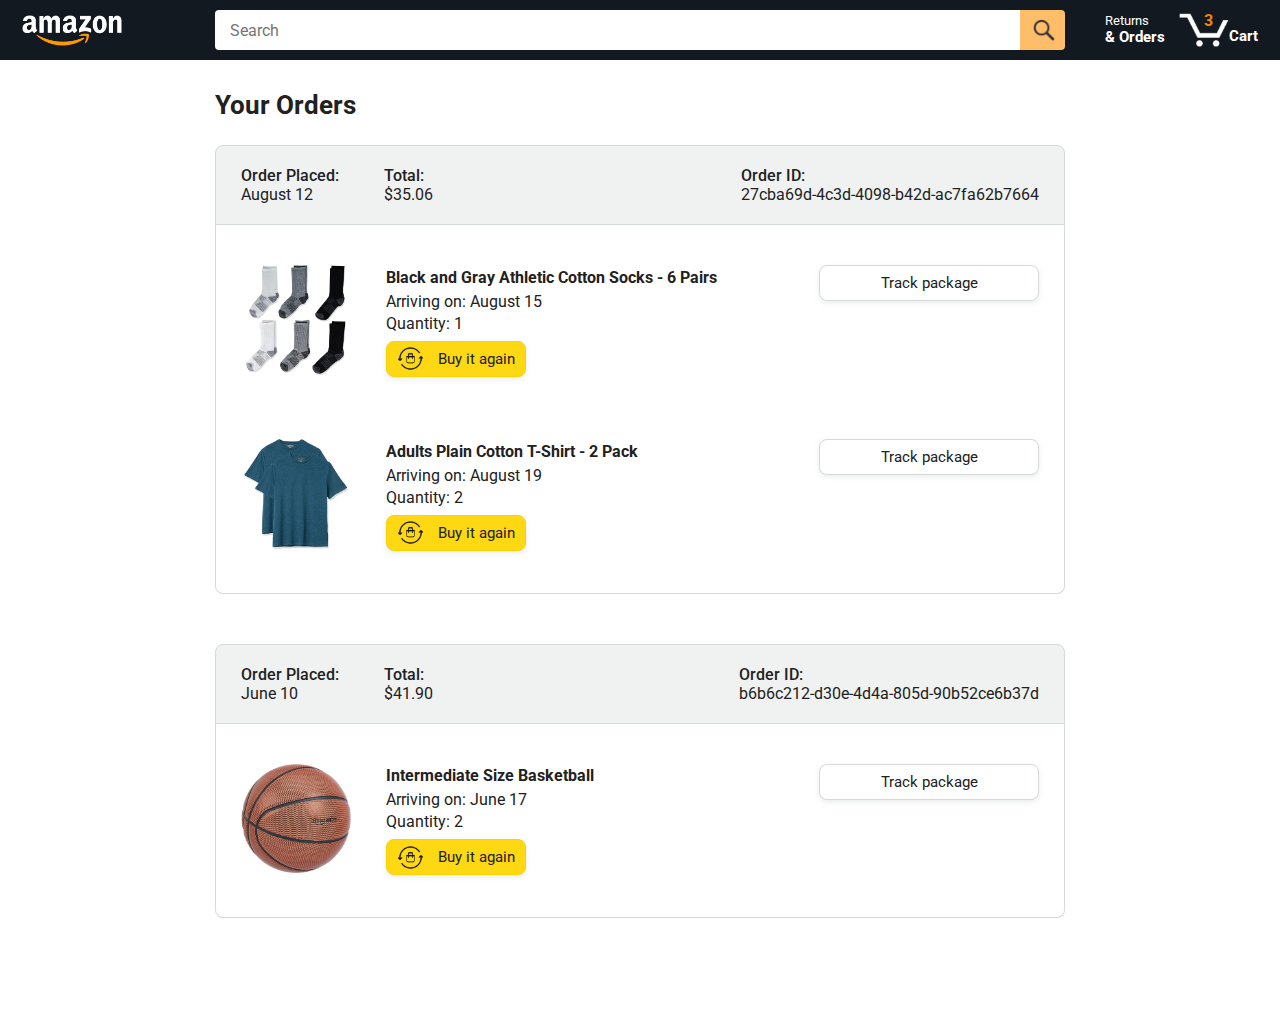
<file: orders.html>
<!DOCTYPE html>
<html>
  <head>
    <title>Orders</title>

    <!-- This code is needed for responsive design to work.
      (Responsive design = make the website look good on
      smaller screen sizes like a phone or a tablet). -->
    <meta name="viewport" content="width=device-width, initial-scale=1" />

    <!-- Load a font called Roboto from Google Fonts. -->
    <link rel="preconnect" href="https://fonts.googleapis.com" />
    <link rel="preconnect" href="https://fonts.gstatic.com" crossorigin />
    <link
      href="https://fonts.googleapis.com/css2?family=Roboto:wght@400;500;700&display=swap"
      rel="stylesheet"
    />

    <!-- Here are the CSS files for this page. -->
    <link rel="stylesheet" href="styles/shared/general.css" />
    <link rel="stylesheet" href="styles/shared/amazon-header.css" />
    <link rel="stylesheet" href="styles/pages/orders.css" />
  </head>
  <body>
    <div class="amazon-header">
      <div class="amazon-header-left-section">
        <a href="index.html" class="header-link">
          <img class="amazon-logo" src="images/amazon-logo-white.png" />
          <img
            class="amazon-mobile-logo"
            src="images/amazon-mobile-logo-white.png"
          />
        </a>
      </div>

      <div class="amazon-header-middle-section">
        <input class="search-bar" type="text" placeholder="Search" />

        <button class="search-button">
          <img class="search-icon" src="images/icons/search-icon.png" />
        </button>
      </div>

      <div class="amazon-header-right-section">
        <a class="orders-link header-link" href="orders.html">
          <span class="returns-text">Returns</span>
          <span class="orders-text">& Orders</span>
        </a>

        <a class="cart-link header-link" href="checkout.html">
          <img class="cart-icon" src="images/icons/cart-icon.png" />
          <div class="cart-quantity">3</div>
          <div class="cart-text">Cart</div>
        </a>
      </div>
    </div>

    <div class="main">
      <div class="page-title">Your Orders</div>

      <div class="orders-grid">
        <div class="order-container">
          <div class="order-header">
            <div class="order-header-left-section">
              <div class="order-date">
                <div class="order-header-label">Order Placed:</div>
                <div>August 12</div>
              </div>
              <div class="order-total">
                <div class="order-header-label">Total:</div>
                <div>$35.06</div>
              </div>
            </div>

            <div class="order-header-right-section">
              <div class="order-header-label">Order ID:</div>
              <div>27cba69d-4c3d-4098-b42d-ac7fa62b7664</div>
            </div>
          </div>

          <div class="order-details-grid">
            <div class="product-image-container">
              <img src="images/products/athletic-cotton-socks-6-pairs.jpg" />
            </div>

            <div class="product-details">
              <div class="product-name">
                Black and Gray Athletic Cotton Socks - 6 Pairs
              </div>
              <div class="product-delivery-date">Arriving on: August 15</div>
              <div class="product-quantity">Quantity: 1</div>
              <button class="buy-again-button button-primary">
                <img class="buy-again-icon" src="images/icons/buy-again.png" />
                <span class="buy-again-message">Buy it again</span>
              </button>
            </div>

            <div class="product-actions">
              <a href="tracking.html">
                <button class="track-package-button button-secondary">
                  Track package
                </button>
              </a>
            </div>

            <div class="product-image-container">
              <img
                src="images/products/adults-plain-cotton-tshirt-2-pack-teal.jpg"
              />
            </div>

            <div class="product-details">
              <div class="product-name">
                Adults Plain Cotton T-Shirt - 2 Pack
              </div>
              <div class="product-delivery-date">Arriving on: August 19</div>
              <div class="product-quantity">Quantity: 2</div>
              <button class="buy-again-button button-primary">
                <img class="buy-again-icon" src="images/icons/buy-again.png" />
                <span class="buy-again-message">Buy it again</span>
              </button>
            </div>

            <div class="product-actions">
              <a href="tracking.html">
                <button class="track-package-button button-secondary">
                  Track package
                </button>
              </a>
            </div>
          </div>
        </div>

        <div class="order-container">
          <div class="order-header">
            <div class="order-header-left-section">
              <div class="order-date">
                <div class="order-header-label">Order Placed:</div>
                <div>June 10</div>
              </div>
              <div class="order-total">
                <div class="order-header-label">Total:</div>
                <div>$41.90</div>
              </div>
            </div>

            <div class="order-header-right-section">
              <div class="order-header-label">Order ID:</div>
              <div>b6b6c212-d30e-4d4a-805d-90b52ce6b37d</div>
            </div>
          </div>

          <div class="order-details-grid">
            <div class="product-image-container">
              <img
                src="images/products/intermediate-composite-basketball.jpg"
              />
            </div>

            <div class="product-details">
              <div class="product-name">Intermediate Size Basketball</div>
              <div class="product-delivery-date">Arriving on: June 17</div>
              <div class="product-quantity">Quantity: 2</div>
              <button class="buy-again-button button-primary">
                <img class="buy-again-icon" src="images/icons/buy-again.png" />
                <span class="buy-again-message">Buy it again</span>
              </button>
            </div>

            <div class="product-actions">
              <a href="tracking.html">
                <button class="track-package-button button-secondary">
                  Track package
                </button>
              </a>
            </div>
          </div>
        </div>
      </div>
    </div>
  </body>
</html>
</file>
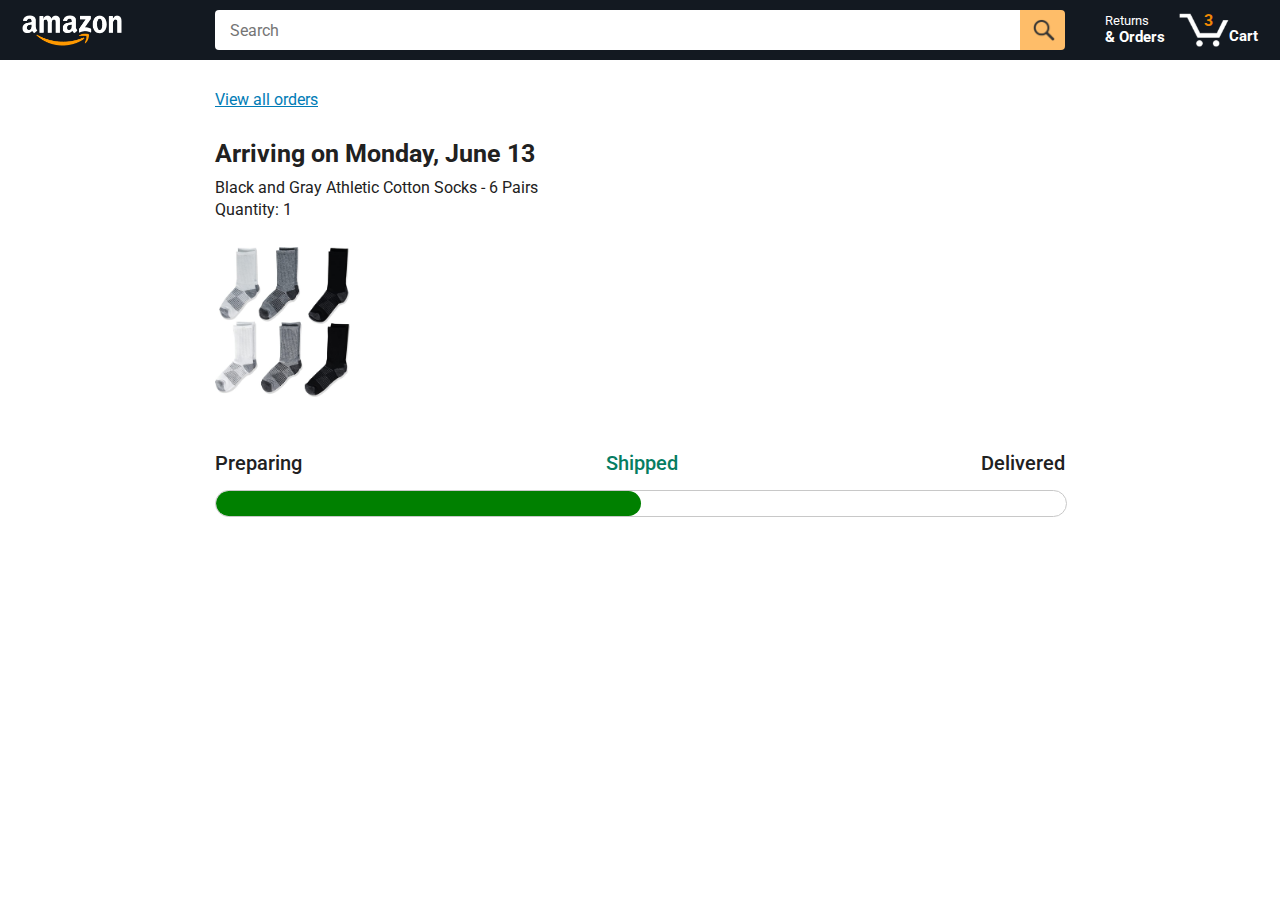
<file: tracking.html>
<!DOCTYPE html>
<html>
  <head>
    <title>Tracking</title>

    <!-- This code is needed for responsive design to work.
      (Responsive design = make the website look good on
      smaller screen sizes like a phone or a tablet). -->
    <meta name="viewport" content="width=device-width, initial-scale=1" />

    <!-- Load a font called Roboto from Google Fonts. -->
    <link rel="preconnect" href="https://fonts.googleapis.com" />
    <link rel="preconnect" href="https://fonts.gstatic.com" crossorigin />
    <link
      href="https://fonts.googleapis.com/css2?family=Roboto:wght@400;500;700&display=swap"
      rel="stylesheet"
    />

    <!-- Here are the CSS files for this page. -->
    <link rel="stylesheet" href="styles/shared/general.css" />
    <link rel="stylesheet" href="styles/shared/amazon-header.css" />
    <link rel="stylesheet" href="styles/pages/tracking.css" />
  </head>
  <body>
    <div class="amazon-header">
      <div class="amazon-header-left-section">
        <a href="index.html" class="header-link">
          <img class="amazon-logo" src="images/amazon-logo-white.png" />
          <img
            class="amazon-mobile-logo"
            src="images/amazon-mobile-logo-white.png"
          />
        </a>
      </div>

      <div class="amazon-header-middle-section">
        <input class="search-bar" type="text" placeholder="Search" />

        <button class="search-button">
          <img class="search-icon" src="images/icons/search-icon.png" />
        </button>
      </div>

      <div class="amazon-header-right-section">
        <a class="orders-link header-link" href="orders.html">
          <span class="returns-text">Returns</span>
          <span class="orders-text">& Orders</span>
        </a>

        <a class="cart-link header-link" href="checkout.html">
          <img class="cart-icon" src="images/icons/cart-icon.png" />
          <div class="cart-quantity">3</div>
          <div class="cart-text">Cart</div>
        </a>
      </div>
    </div>

    <div class="main">
      <div class="order-tracking">
        <a class="back-to-orders-link link-primary" href="orders.html">
          View all orders
        </a>

        <div class="delivery-date">Arriving on Monday, June 13</div>

        <div class="product-info">
          Black and Gray Athletic Cotton Socks - 6 Pairs
        </div>

        <div class="product-info">Quantity: 1</div>

        <img
          class="product-image"
          src="images/products/athletic-cotton-socks-6-pairs.jpg"
        />

        <div class="progress-labels-container">
          <div class="progress-label">Preparing</div>
          <div class="progress-label current-status">Shipped</div>
          <div class="progress-label">Delivered</div>
        </div>

        <div class="progress-bar-container">
          <div class="progress-bar"></div>
        </div>
      </div>
    </div>
  </body>
</html>
</file>
<file: styles/shared/general.css>
body {
  font-family: Roboto, Arial;
  color: rgb(33, 33, 33);
  /* The <body> element has a default margin of 8px
     on all sides. This removes the default margins. */
  margin: 0;
}

/* <p> elements have a default margin on the top
   and bottom. This removes the default margins. */
p {
  margin: 0;
}

button {
  cursor: pointer;
}

select {
  cursor: pointer;
}

input, select, button {
  font-family: Roboto, Arial;
}

.button-primary {
  color: rgb(33, 33, 33);
  background-color: rgb(255, 216, 20);
  border: 1px solid rgb(252, 210, 0);
  border-radius: 8px;
  cursor: pointer;
  box-shadow: 0 2px 5px rgba(213, 217, 217, 0.5);
}

.button-primary:hover {
  background-color: rgb(247, 202, 0);
  border: 1px solid rgb(242, 194, 0);
}

.button-primary:active {
  background: rgb(255, 216, 20);
  border-color: rgb(252, 210, 0);
  box-shadow: none;
}

.button-secondary {
  color: rgb(33, 33, 33);
  background: white;
  border: 1px solid rgb(213, 217, 217);
  border-radius: 8px;
  cursor: pointer;
  box-shadow: 0 2px 5px rgba(213, 217, 217, 0.5);
}

.button-secondary:hover {
  background-color: rgb(247, 250, 250);
}

.button-secondary:active {
  background-color: rgb(237, 253, 255);
  box-shadow: none;
}

/* These styles will limit text to 2 lines. Anything
   beyond 2 lines will be replaced with "..."
   You can find this code by using an A.I. tool or by
   searching in Google.
   https://css-tricks.com/almanac/properties/l/line-clamp/ */
.limit-text-to-2-lines {
  display: -webkit-box;
  -webkit-line-clamp: 2;
  -webkit-box-orient: vertical;
  overflow: hidden;
}

.link-primary {
  color: rgb(1, 124, 182);
  cursor: pointer;
}

.link-primary:hover {
  color: rgb(196, 80, 0);
}

/* Styles for dropdown selectors. */
select {
  color: rgb(33, 33, 33);
  background-color: rgb(240, 240, 240);
  border: 1px solid rgb(213, 217, 217);
  border-radius: 8px;
  padding: 3px 5px;
  font-size: 15px;
  cursor: pointer;
  box-shadow: 0 2px 5px rgba(213, 217, 217, 0.5);
}

select:focus,
input:focus {
  outline: 2px solid rgb(255, 153, 0);
}
</file>
<file: styles/shared/amazon-header.css>
.amazon-header {
  background-color: rgb(19, 25, 33);
  color: white;
  padding-left: 15px;
  padding-right: 15px;

  display: flex;
  align-items: center;
  justify-content: space-between;

  position: fixed;
  top: 0;
  left: 0;
  right: 0;
  height: 60px;
}

.amazon-header-left-section {
  width: 180px;
}

@media (max-width: 800px) {
  .amazon-header-left-section {
    width: unset;
  }
}

.header-link {
  display: inline-block;
  padding: 6px;
  border-radius: 2px;
  cursor: pointer;
  text-decoration: none;
  border: 1px solid rgba(0, 0, 0, 0);
}

.header-link:hover {
  border: 1px solid white;
}

.amazon-logo {
  width: 100px;
  margin-top: 5px;
}

.amazon-mobile-logo {
  display: none;
}

@media (max-width: 575px) {
  .amazon-logo {
    display: none;
  }

  .amazon-mobile-logo {
    display: block;
    height: 35px;
    margin-top: 5px;
  }
}

.amazon-header-middle-section {
  flex: 1;
  max-width: 850px;
  margin-left: 10px;
  margin-right: 10px;
  display: flex;
}

.search-bar {
  flex: 1;
  width: 0;
  font-size: 16px;
  height: 38px;
  padding-left: 15px;
  border: none;
  border-top-left-radius: 4px;
  border-bottom-left-radius: 4px;
  border-top-right-radius: 0;
  border-bottom-right-radius: 0;
}

.search-button {
  background-color: rgb(254, 189, 105);
  border: none;
  width: 45px;
  height: 40px;
  border-top-right-radius: 4px;
  border-bottom-right-radius: 4px;
  flex-shrink: 0;
}

.search-icon {
  height: 22px;
  margin-left: 2px;
  margin-top: 3px;
}

.amazon-header-right-section {
  width: 180px;
  flex-shrink: 0;
  display: flex;
  justify-content: end;
}

.orders-link {
  color: white;
}

.returns-text {
  display: block;
  font-size: 13px;
}

.orders-text {
  display: block;
  font-size: 15px;
  font-weight: 700;
}

.cart-link {
  color: white;
  display: flex;
  align-items: center;
  position: relative;
}

.cart-icon {
  width: 50px;
}

.cart-text {
  margin-top: 12px;
  font-size: 15px;
  font-weight: 700;
}

.cart-quantity {
  color: rgb(240, 136, 4);
  font-size: 16px;
  font-weight: 700;

  position: absolute;
  top: 4px;
  left: 22px;
  
  width: 26px;
  text-align: center;
}
</file>
<file: styles/pages/orders.css>
.main {
  max-width: 850px;
  margin-top: 90px;
  margin-bottom: 100px;
  padding-left: 20px;
  padding-right: 20px;

  /* margin-left: auto;
     margin-right auto;
     Is a trick for centering an element horizontally
     without needing a container. */
  margin-left: auto;
  margin-right: auto;
}

.page-title {
  font-weight: 700;
  font-size: 26px;
  margin-bottom: 25px;
}

.orders-grid {
  display: grid;
  grid-template-columns: 1fr;
  row-gap: 50px;
}

.order-header {
  background-color: rgb(240, 242, 242);
  border: 1px solid rgb(213, 217, 217);

  display: flex;
  align-items: center;
  justify-content: space-between;

  padding: 20px 25px;
  border-top-left-radius: 8px;
  border-top-right-radius: 8px;
}

.order-header-left-section {
  display: flex;
  flex-shrink: 0;
}

.order-header-label {
  font-weight: 500;
}

.order-date,
.order-total {
  margin-right: 45px;
}

.order-header-right-section {
  flex-shrink: 1;
}

@media (max-width: 575px) {
  .order-header {
    flex-direction: column;
    align-items: start;
    line-height: 23px;
    padding: 15px;
  }

  .order-header-left-section {
    flex-direction: column;
  }

  .order-header-label {
    margin-right: 5px;
  }

  .order-date,
  .order-total {
    display: grid;
    grid-template-columns: auto 1fr;
    margin-right: 0;
  }

  .order-header-right-section {
    display: grid;
    grid-template-columns: auto 1fr;
  }
}

.order-details-grid {
  padding: 40px 25px;
  border: 1px solid rgb(213, 217, 217);
  border-top: none;
  border-bottom-left-radius: 8px;
  border-bottom-right-radius: 8px;

  display: grid;
  grid-template-columns: 110px 1fr 220px;
  column-gap: 35px;
  row-gap: 60px;
  align-items: center;
}

@media (max-width: 800px) {
  .order-details-grid {
    grid-template-columns: 110px 1fr;
    row-gap: 0;
    padding-bottom: 8px;
  }
}

@media (max-width: 450px) {
  .order-details-grid {
    grid-template-columns: 1fr;
  }
}

.product-image-container {
  text-align: center;
}

.product-image-container img {
  max-width: 110px;
  max-height: 110px;
}

.product-name {
  font-weight: 700;
  margin-bottom: 5px;
}

.product-delivery-date {
  margin-bottom: 3px;
}

.product-quantity {
  margin-bottom: 8px;
}

.buy-again-button {
  font-size: 15px;
  width: 140px;
  height: 36px;
  border-radius: 8px;

  display: flex;
  align-items: center;
  justify-content: center;
}

.buy-again-icon {
  width: 25px;
  margin-right: 15px;
}

.product-actions {
  align-self: start;
}

.track-package-button {
  width: 100%;
  font-size: 15px;
  padding: 8px;
}

@media (max-width: 800px) {
  .buy-again-button {
    margin-bottom: 10px;
  }

  .product-actions {
    /* grid-column: 2 means this element will be placed
       in column 2 in the grid. (Normally, the column that
       an element is placed in is determined by the order
       of the elements in the HTML. grid-column overrides
       this default ordering). */
    grid-column: 2;
    margin-bottom: 30px;
  }

  .track-package-button {
    width: 140px;
  }
}

@media (max-width: 450px) {
  .product-image-container {
    text-align: center;
    margin-bottom: 25px;
  }

  .product-image-container img {
    max-width: 150px;
    max-height: 150px;
  }

  .product-name {
    margin-bottom: 10px;
  }

  .product-quantity {
    margin-bottom: 15px;
  }

  .buy-again-button {
    width: 100%;
    margin-bottom: 15px;
  }

  .product-actions {
    /* grid-column: auto; undos grid-column: 2; from above.
       This element will now be placed in its normal column
       in the grid. */
    grid-column: auto;
    margin-bottom: 70px;
  }

  .track-package-button {
    width: 100%;
    padding: 12px;
  }
}
</file>
<file: styles/pages/tracking.css>
.main {
  max-width: 850px;
  margin-top: 90px;
  margin-bottom: 100px;
  padding-left: 30px;
  padding-right: 30px;

  /* margin-left: auto;
     margin-right auto;
     Is a trick for centering an element horizontally
     without needing a container. */
  margin-left: auto;
  margin-right: auto;
}

.back-to-orders-link {
  display: inline-block;
  margin-bottom: 30px;
}

.delivery-date {
  font-size: 25px;
  font-weight: 700;
  margin-bottom: 10px;
}

.product-info {
  margin-bottom: 3px;
}

.product-image {
  max-width: 150px;
  max-height: 150px;
  margin-top: 25px;
  margin-bottom: 50px;
}

.progress-labels-container {
  display: flex;
  justify-content: space-between;
  font-size: 20px;
  font-weight: 500;
  margin-bottom: 15px;
}

.current-status {
  color: rgb(6, 125, 98);
}

@media (max-width: 575px) {
  .progress-labels-container {
    font-size: 16px;
  }
}

@media (max-width: 450px) {
  .progress-labels-container {
    flex-direction: column;
    margin-bottom: 5px;
  }

  .progress-label {
    margin-bottom: 3px;
  }
}

.progress-bar-container {
  height: 25px;
  width: 100%;

  border: 1px solid rgb(200, 200, 200);
  border-radius: 50px;
  overflow: hidden;
}

.progress-bar {
  height: 100%;
  background-color: green;
  border-radius: 50px;
  width: 50%;
}
</file>
